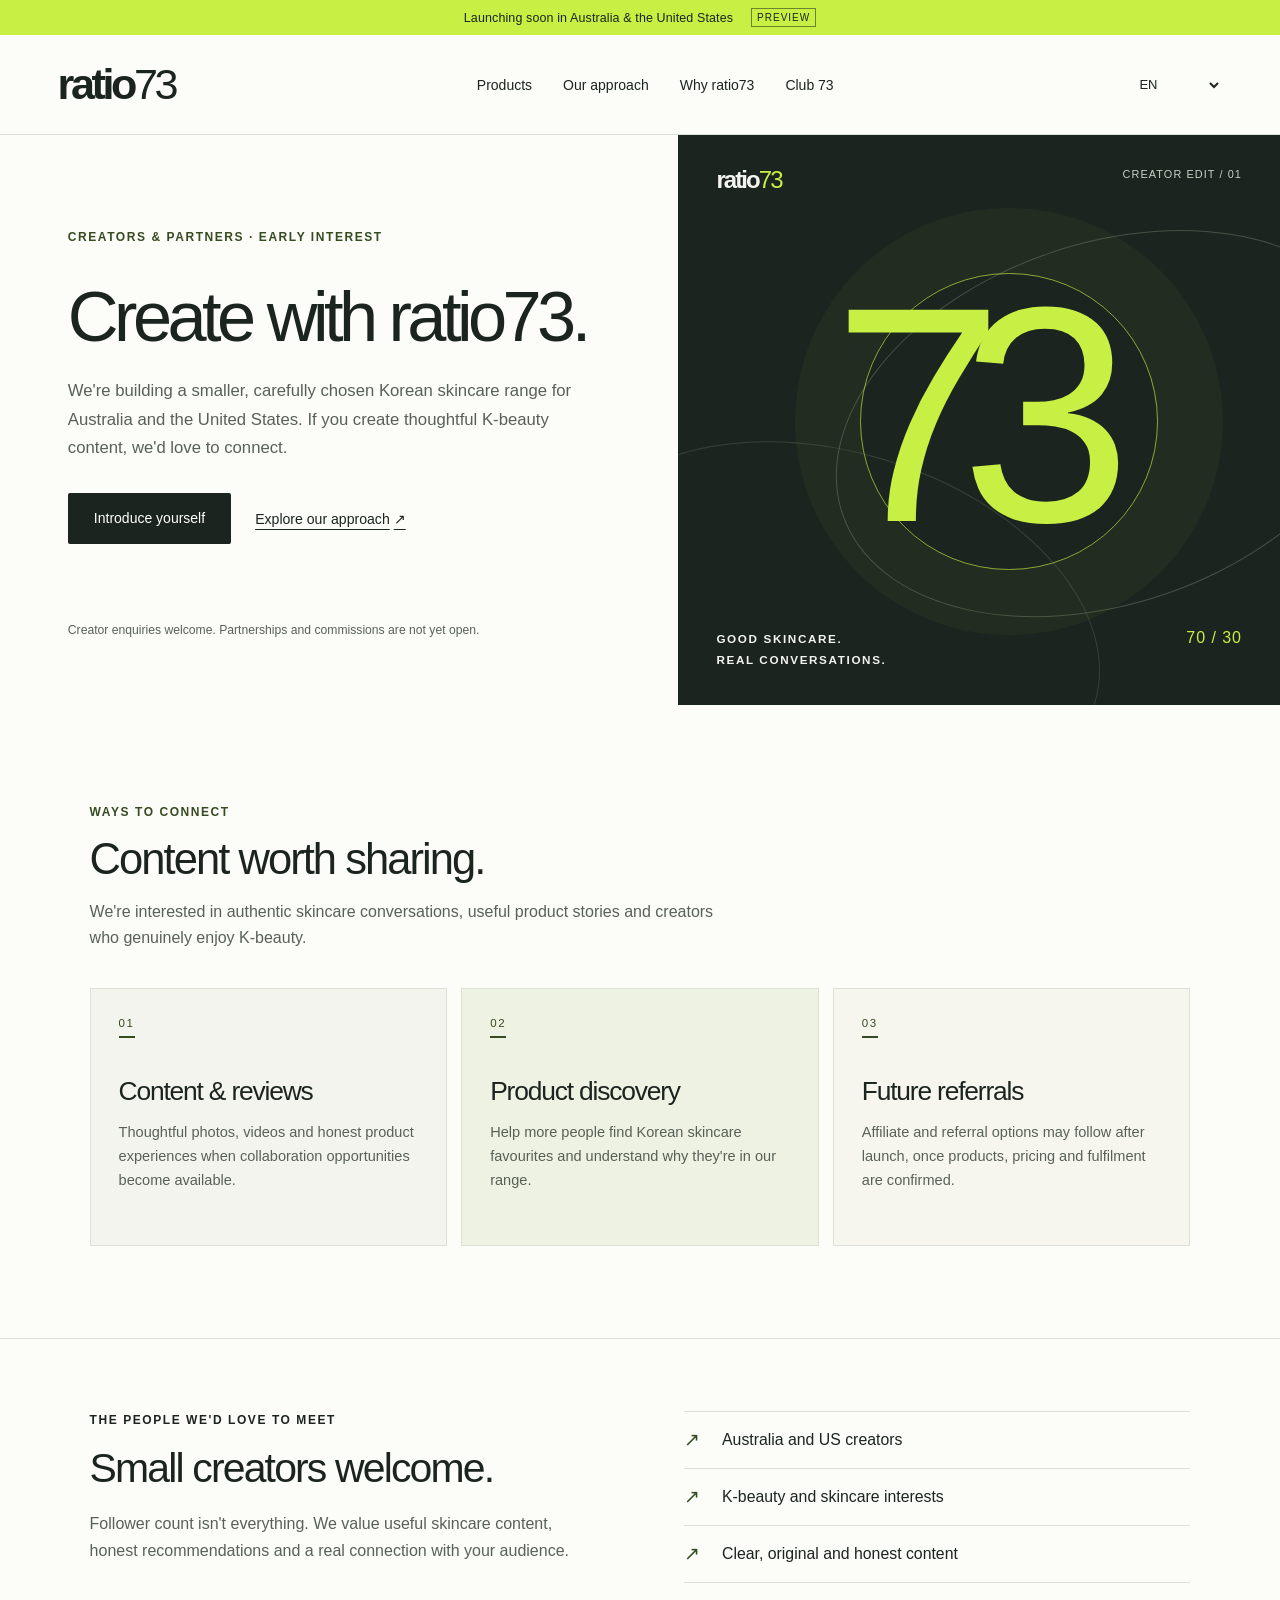
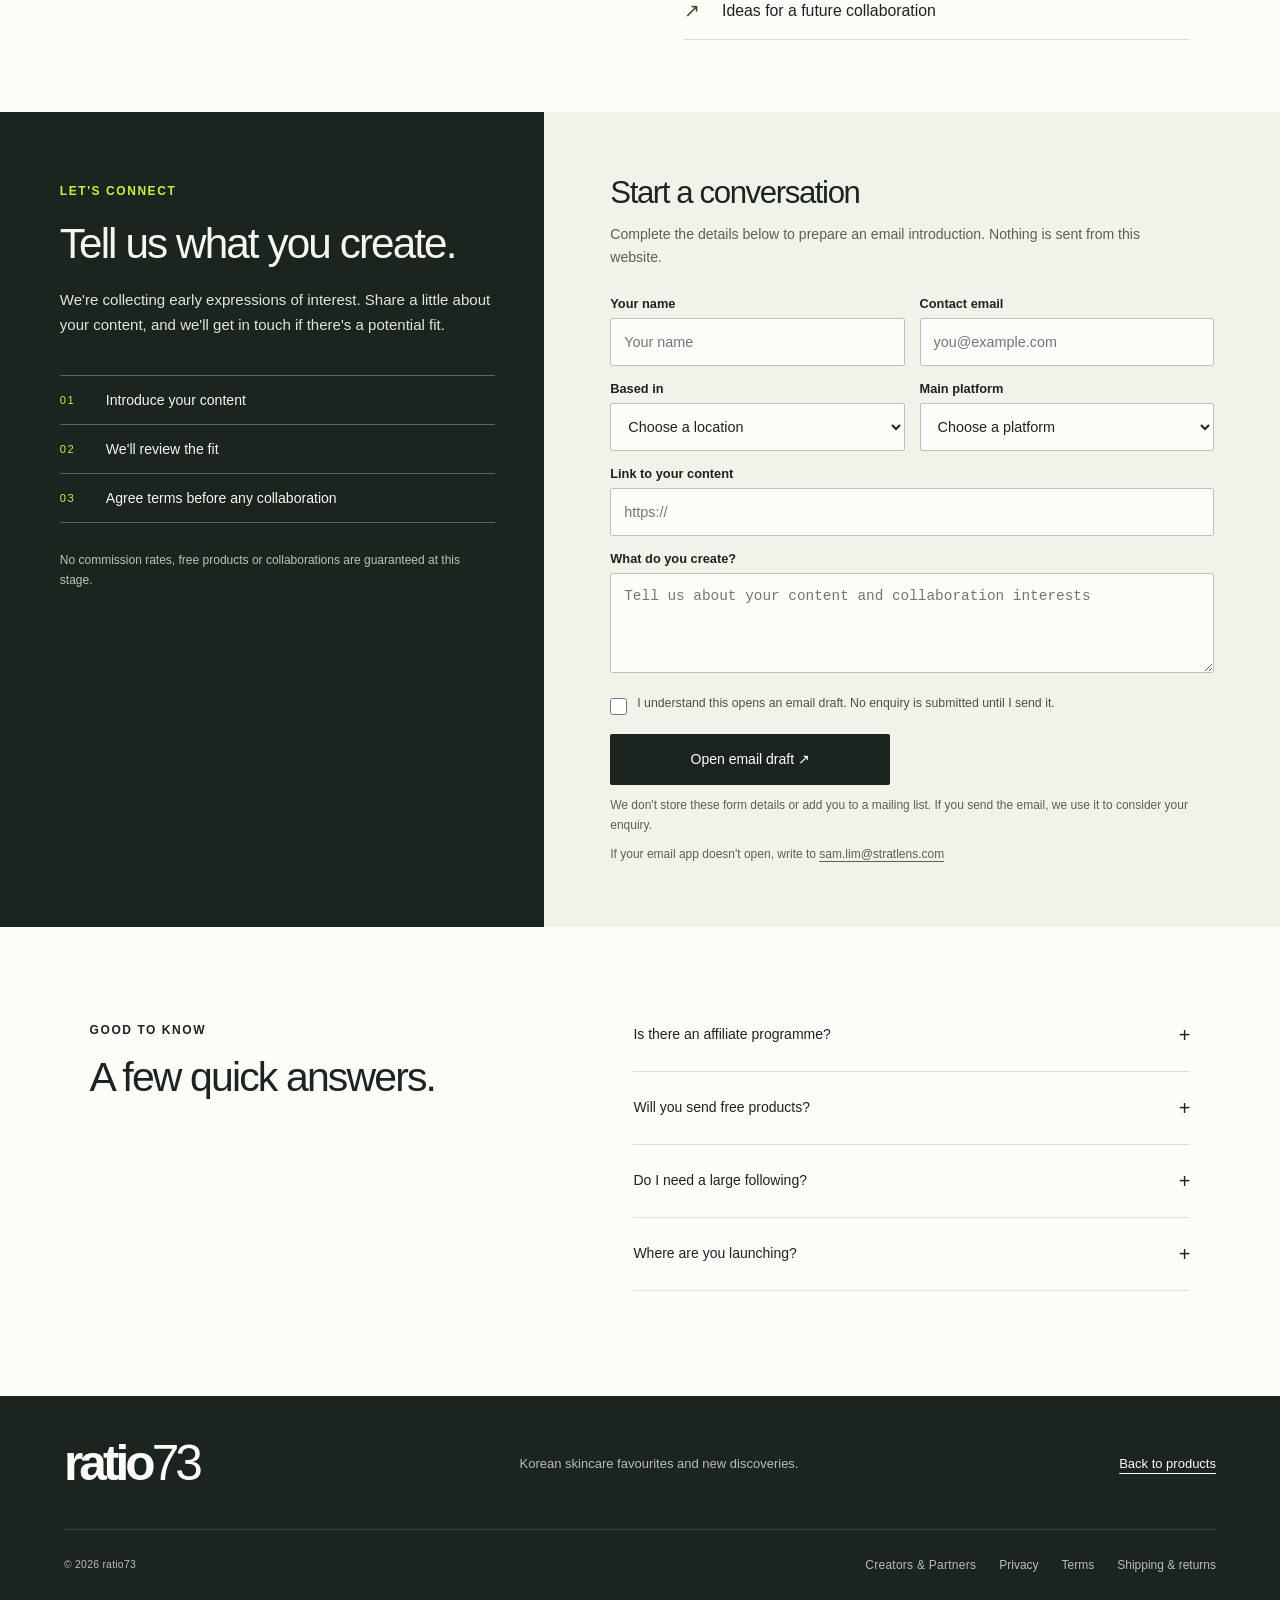
<file: src/creators.html>
<!doctype html>
<html lang="en">
<head>
<meta charset="UTF-8">
<meta name="viewport" content="width=device-width, initial-scale=1">
<title>Creators &amp; Partners | ratio73 Korean Skincare</title>
<meta name="description" content="Connect with ratio73, a curated Korean skincare retailer preparing to launch in Australia and the United States. Explore future creator collaborations and affiliate opportunities.">
<meta name="robots" content="noindex,nofollow">
<meta name="theme-color" content="#c8ef43">
<meta property="og:title" content="Create with ratio73 | Creators &amp; Partners">
<meta property="og:description" content="We're building a new Korean skincare retailer. Interested in creating thoughtful skincare content together? Say hello.">
<link rel="icon" type="image/svg+xml" href="data:image/svg+xml,%3Csvg xmlns='http://www.w3.org/2000/svg' viewBox='0 0 64 64'%3E%3Crect width='64' height='64' rx='16' fill='%23c8ef43'/%3E%3Ctext x='32' y='43' text-anchor='middle' font-family='Arial,sans-serif' font-weight='700' font-size='34' fill='%231c211e'%3E73%3C/text%3E%3C/svg%3E">
<link rel="stylesheet" href="styles.css"><link rel="stylesheet" href="creators.css">
<script src="creators-locales.js" defer></script>
<script src="creators.js" defer></script>
</head>
<body>
<a class="skip-link" href="#main" data-i18n="skip">Skip to content</a>
<div class="announcement"><span data-i18n="announcement">Launching soon in Australia &amp; the United States</span><span class="preview-tag" data-i18n="preview">PREVIEW</span></div>
<header class="site-header">
<a class="wordmark" href="index.html" aria-label="ratio73 home">ratio<span>73</span></a>
<nav class="desktop-nav" aria-label="Main navigation" data-aria="mainNav">
<a href="index.html#shop" data-i18n="shop">Products</a>
<a href="index.html#ratio" data-i18n="ourRatio">Our approach</a>
<a href="index.html#promise" data-i18n="promise">Why ratio73</a>
<a href="index.html#club" data-i18n="club">Club 73</a>
</nav>
<div class="header-tools">
<label class="select-wrap"><span class="sr-only" data-i18n="language">Language</span><select id="language" aria-label="Language"><option value="en">EN</option><option value="ko">한국어</option><option value="zh">简体中文</option></select></label>
<button class="menu-toggle icon-button" type="button" aria-expanded="false" aria-controls="mobile-nav" aria-label="Open menu" data-aria="menu"><svg viewBox="0 0 24 24" aria-hidden="true"><path d="M3 8h18M3 16h18"/></svg></button>
</div>
</header>
<nav id="mobile-nav" class="mobile-nav" aria-label="Mobile navigation" data-aria="mobileNav" hidden>
<a href="index.html#shop" data-i18n="shop">Products</a>
<a href="index.html#ratio" data-i18n="ourRatio">Our approach</a>
<a href="index.html#promise" data-i18n="promise">Why ratio73</a>
<a href="index.html#club" data-i18n="club">Club 73</a>
</nav>
<main id="main">
<section class="creator-hero">
<div class="creator-hero-copy">
<p class="eyebrow" data-i18n="heroEyebrow">CREATORS &amp; PARTNERS · EARLY INTEREST</p>
<h1 data-i18n="heroTitle">Create with ratio73.</h1>
<p class="creator-lede" data-i18n="heroText">We're building a smaller, carefully chosen Korean skincare range for Australia and the United States. If you create thoughtful K-beauty content, we'd love to connect.</p>
<div class="creator-actions">
<a class="button dark" href="#collaborate" data-i18n="heroCta">Introduce yourself</a>
<a class="creator-text-link" href="index.html#ratio" data-i18n="heroSecondary">Explore our approach <span aria-hidden="true">↗</span></a>
</div>
<p class="creator-hero-note" data-i18n="heroNote">Creator enquiries welcome. Partnerships and commissions are not yet open.</p>
</div>
<div class="creator-hero-art" aria-hidden="true">
<div class="creator-art-top"><span>ratio<span class="creator-art-accent">73</span></span><span class="creator-edition">CREATOR EDIT / 01</span></div>
<div class="creator-art-graphic"><span class="creator-art-number">73</span><span class="creator-art-circle"></span></div>
<div class="creator-art-bottom"><span data-i18n="artLine">GOOD SKINCARE.<br>REAL CONVERSATIONS.</span><span class="creator-art-split">70 / 30</span></div>
</div>
</section>

<section class="creator-overview section" id="ways">
<div class="creator-section-intro">
<p class="eyebrow" data-i18n="waysEyebrow">WAYS TO CONNECT</p>
<h2 data-i18n="waysTitle">Content worth sharing.</h2>
<p data-i18n="waysIntro">We're interested in authentic skincare conversations, useful product stories and creators who genuinely enjoy K-beauty.</p>
</div>
<div class="creator-opportunities">
<article class="creator-opportunity">
<span class="creator-op-number">01</span>
<h3 data-i18n="opp1Title">Content &amp; reviews</h3>
<p data-i18n="opp1Body">Thoughtful photos, videos and honest product experiences when collaboration opportunities become available.</p>
</article>
<article class="creator-opportunity">
<span class="creator-op-number">02</span>
<h3 data-i18n="opp2Title">Product discovery</h3>
<p data-i18n="opp2Body">Help more people find Korean skincare favourites and understand why they're in our range.</p>
</article>
<article class="creator-opportunity">
<span class="creator-op-number">03</span>
<h3 data-i18n="opp3Title">Future referrals</h3>
<p data-i18n="opp3Body">Affiliate and referral options may follow after launch, once products, pricing and fulfilment are confirmed.</p>
</article>
</div>
</section>

<section class="creator-fit section">
<div class="creator-fit-main">
<p class="eyebrow" data-i18n="fitEyebrow">THE PEOPLE WE'D LOVE TO MEET</p>
<h2 data-i18n="fitTitle">Small creators welcome.</h2>
<p data-i18n="fitBody">Follower count isn't everything. We value useful skincare content, honest recommendations and a real connection with your audience.</p>
</div>
<div class="creator-fit-list">
<div><span class="creator-fit-check" aria-hidden="true">↗</span><span data-i18n="fit1">Australia and US creators</span></div>
<div><span class="creator-fit-check" aria-hidden="true">↗</span><span data-i18n="fit2">K-beauty and skincare interests</span></div>
<div><span class="creator-fit-check" aria-hidden="true">↗</span><span data-i18n="fit3">Clear, original and honest content</span></div>
<div><span class="creator-fit-check" aria-hidden="true">↗</span><span data-i18n="fit4">Ideas for a future collaboration</span></div>
</div>
</section>

<section class="creator-join" id="collaborate">
<div class="creator-join-intro">
<p class="eyebrow" data-i18n="joinEyebrow">LET'S CONNECT</p>
<h2 data-i18n="joinTitle">Tell us what you create.</h2>
<p data-i18n="joinBody">We're collecting early expressions of interest. Share a little about your content, and we'll get in touch if there's a potential fit.</p>
<div class="creator-join-steps">
<div><span>01</span><span data-i18n="step1">Introduce your content</span></div>
<div><span>02</span><span data-i18n="step2">We'll review the fit</span></div>
<div><span>03</span><span data-i18n="step3">Agree terms before any collaboration</span></div>
</div>
<p class="creator-disclaimer" data-i18n="joinNote">No commission rates, free products or collaborations are guaranteed at this stage.</p>
</div>
<div class="creator-enquiry-box">
<h3 data-i18n="formTitle">Start a conversation</h3>
<p class="creator-form-intro" data-i18n="formIntro">Complete the details below to prepare an email introduction. Nothing is sent from this website.</p>
<form id="creator-interest-form" class="creator-form">
<div class="creator-form-grid">
<div class="creator-field">
<label for="creator-name" data-i18n="labelName">Your name</label>
<input id="creator-name" name="name" type="text" autocomplete="name" maxlength="100" required placeholder="Your name" data-placeholder="placeholderName">
</div>
<div class="creator-field">
<label for="creator-email" data-i18n="labelEmail">Contact email</label>
<input id="creator-email" name="email" type="email" autocomplete="email" maxlength="200" required placeholder="you@example.com" data-placeholder="placeholderEmail">
</div>
<div class="creator-field">
<label for="creator-country" data-i18n="labelMarket">Based in</label>
<select id="creator-country" name="market" required>
<option value="" disabled selected data-i18n="chooseMarket">Choose a location</option>
<option value="Australia" data-i18n="marketAu">Australia</option>
<option value="United States" data-i18n="marketUs">United States</option>
<option value="Other" data-i18n="marketOther">Other</option>
</select>
</div>
<div class="creator-field">
<label for="creator-platform" data-i18n="labelPlatform">Main platform</label>
<select id="creator-platform" name="platform" required>
<option value="" disabled selected data-i18n="choosePlatform">Choose a platform</option>
<option value="Instagram">Instagram</option>
<option value="TikTok">TikTok</option>
<option value="YouTube">YouTube</option>
<option value="Other" data-i18n="platformOther">Other</option>
</select>
</div>
</div>
<div class="creator-field">
<label for="creator-profile" data-i18n="labelProfile">Link to your content</label>
<input id="creator-profile" name="profile" type="url" inputmode="url" required maxlength="250" placeholder="https://" data-placeholder="placeholderProfile">
</div>
<div class="creator-field">
<label for="creator-message" data-i18n="labelMessage">What do you create?</label>
<textarea id="creator-message" name="message" required maxlength="450" rows="3" placeholder="Tell us about your content and collaboration interests" data-placeholder="placeholderMessage"></textarea>
</div>
<label class="creator-form-consent">
<input id="creator-consent" type="checkbox" required>
<span data-i18n="consent">I understand this opens an email draft. No enquiry is submitted until I send it.</span>
</label>
<button class="button dark creator-send" type="submit" data-i18n="sendCta">Open email draft ↗</button>
<p class="creator-form-note" data-i18n="formPrivacy">We don't store these form details or add you to a mailing list. If you send the email, we use it to consider your enquiry.</p>
<p id="creator-form-result" class="creator-form-result" role="status" aria-live="polite"></p>
<p class="creator-direct-email"><span data-i18n="fallback">If your email app doesn't open, write to </span><a id="creator-email-link" href="mailto:sam.lim@stratlens.com?subject=ratio73%20Creator%20Interest">sam.lim@stratlens.com</a></p>
</form>
</div>
</section>

<section class="creator-faq section">
<div>
<p class="eyebrow" data-i18n="faqEyebrow">GOOD TO KNOW</p>
<h2 data-i18n="faqTitle">A few quick answers.</h2>
</div>
<div class="faq-list">
<details><summary data-i18n="faq1">Is there an affiliate programme?</summary><p data-i18n="faq1Text">Not yet. We're exploring referral and affiliate opportunities after launch. Commission rates and eligibility haven't been set.</p></details>
<details><summary data-i18n="faq2">Will you send free products?</summary><p data-i18n="faq2Text">We haven't launched a gifting programme. Product collaborations, if offered, will depend on availability and agreed terms.</p></details>
<details><summary data-i18n="faq3">Do I need a large following?</summary><p data-i18n="faq3Text">No minimum follower count. Relevant content, originality and audience trust matter more to us.</p></details>
<details><summary data-i18n="faq4">Where are you launching?</summary><p data-i18n="faq4Text">Australia and the United States are our initial markets. We're open to hearing from creators elsewhere, too.</p></details>
</div>
</section>
</main>
<footer>
<div class="footer-top"><a class="wordmark footer-logo" href="index.html">ratio<span>73</span></a><p data-i18n="footerLine">Korean skincare favourites and new discoveries.</p><a href="index.html#shop" data-i18n="backToProducts">Back to products</a></div>
<div class="footer-bottom"><span>© <span id="year">2026</span> ratio73</span><div>
<a class="footer-link" href="creators.html" aria-current="page" data-i18n="creatorsLink">Creators &amp; Partners</a>
<button type="button" data-info="privacy" data-i18n="privacy">Privacy</button>
<button type="button" data-info="terms" data-i18n="terms">Terms</button>
<button type="button" data-info="delivery" data-i18n="shipping">Shipping &amp; returns</button>
</div></div>
</footer>
<dialog id="creators-info-dialog" class="info-dialog" aria-labelledby="creators-info-title">
<div class="dialog-head"><h2 id="creators-info-title"></h2><button class="icon-button" type="button" data-close aria-label="Close" data-aria="close">×</button></div>
<div id="creators-info-text"></div>
</dialog>
</body>
</html>
</file>
<file: src/styles.css>
:root{--ink:#1c241f;--green:#c8ef43;--green-dark:#364b21;--paper:#fcfcf8;--line:#dce0d7;--muted:#586157;--soft:#f0f1eb;--radius:3px;font-family:Arial,'Noto Sans KR','Noto Sans SC','Microsoft YaHei',sans-serif;color:var(--ink);background:var(--paper);font-synthesis:none}*{box-sizing:border-box}html{scroll-behavior:smooth;scroll-padding-top:105px}body{margin:0}body:has(dialog[open]){overflow:hidden}button,input,select{font:inherit;color:inherit}button,a,select,input{touch-action:manipulation}button,a{ -webkit-tap-highlight-color:transparent}button{cursor:pointer}a{color:inherit;text-decoration:none}button:disabled{cursor:not-allowed;opacity:.5}a:focus-visible,button:focus-visible,input:focus-visible,select:focus-visible,summary:focus-visible{outline:3px solid #587712;outline-offset:5px}button{border:0;background:none}p{line-height:1.65;margin:0}h1,h2,h3{font-weight:500;margin:0;letter-spacing:-.045em}h2{font-size:clamp(2rem,3.2vw,3rem);line-height:1.12}h3{font-size:1.5rem;line-height:1.2}svg{width:24px;height:24px;fill:none;stroke:currentColor;stroke-width:1.4}button,summary,select{min-height:44px}img{max-width:100%;display:block}section{scroll-margin-top:30px}.sr-only{position:absolute;width:1px;height:1px;overflow:hidden;clip:rect(0,0,0,0);white-space:nowrap}.skip-link{position:fixed;left:12px;top:-80px;background:white;padding:14px;z-index:100}.skip-link:focus{top:12px}.announcement{min-height:35px;background:var(--green);display:flex;justify-content:center;align-items:center;gap:18px;font-size:.78rem;letter-spacing:.01em;padding:8px 24px}.preview-tag{font-size:.625rem;letter-spacing:.1em;border:1px solid #6e832d;padding:3px 5px}.site-header{height:100px;display:flex;align-items:center;justify-content:space-between;padding:0 4.5%;border-bottom:1px solid var(--line);gap:30px;background:var(--paper);position:relative;z-index:10}.wordmark{font-size:2.7rem;font-weight:700;letter-spacing:-.08em;line-height:1;white-space:nowrap}.wordmark span{font-weight:400}.wordmark sup{font-size:.55rem;vertical-align:top;margin:7px 0 0 5px;display:inline-block;letter-spacing:0}.desktop-nav{display:flex;align-items:center;gap:31px;font-size:.875rem}.desktop-nav a{position:relative;padding:12px 0}.desktop-nav a:after{content:'';position:absolute;bottom:4px;left:0;width:0;height:1px;background:var(--ink);transition:width .2s}.desktop-nav a:hover:after{width:100%}.header-tools{display:flex;align-items:center;gap:14px}.select-wrap select{border:0;background:transparent;font-size:.8125rem;padding:8px 15px 8px 0;max-width:105px}.currency-select{border-left:1px solid var(--line);padding-left:14px}.icon-button{display:flex;align-items:center;justify-content:center;min-width:40px;min-height:44px}.bag-button{gap:6px;font-size:.875rem}.bag-button svg{width:22px}.menu-toggle{display:none}.mobile-nav[hidden]{display:none}.mobile-nav{padding:10px 6%;border-bottom:1px solid var(--line)}.mobile-nav a{display:block;padding:14px 0}.hero{display:grid;grid-template-columns:1.04fr 1fr;min-height:635px;max-width:1800px;margin:auto}.hero-copy{padding:78px 7% 43px 8.65%;display:flex;flex-direction:column;align-items:flex-start}.eyebrow{font-size:.75rem;letter-spacing:.13em;font-weight:600;line-height:1.5}.hero-copy>.eyebrow{display:flex;align-items:center;gap:12px}.small-ratio{border:1px solid var(--ink);padding:4px 7px;font-size:.875rem;letter-spacing:0;line-height:1}.hero h1{font-size:clamp(3.2rem,5.3vw,5.4rem);line-height:1.02;margin-top:36px;font-weight:500;letter-spacing:-.065em}.serif{font-family:Georgia,'Times New Roman',serif;font-style:italic;font-weight:400;letter-spacing:-.055em}.hero-description{font-size:1rem;max-width:410px;margin:27px 0 28px;color:var(--muted)}.button{display:inline-flex;align-items:center;justify-content:center;min-height:51px;padding:14px 25px;font-size:.875rem;line-height:1.35;border:1px solid transparent;border-radius:2px;transition:background .2s,transform .2s}.button:hover{transform:translateY(-2px)}.button.dark{background:var(--ink);color:white}.button.dark:hover{background:#374839}.hero-caption{margin-top:auto;padding-top:49px;display:flex;align-items:center;gap:20px;font-size:.8125rem;color:var(--muted)}.fraction{font-size:1.1rem;letter-spacing:-.05em;color:var(--ink);padding-right:20px;border-right:1px solid var(--line)}.hero-visual{background:#eeefe8;position:relative;display:flex;flex-direction:column;justify-content:center;overflow:hidden}.hero-visual-top{position:absolute;top:30px;left:32px;right:32px;display:flex;justify-content:space-between;align-items:center;z-index:1}.pill{border:1px solid #9aab77;border-radius:30px;display:inline-flex;padding:7px 11px;font-size:.69rem;letter-spacing:.09em;font-weight:600;background:#fcfcf8e6;line-height:1.5}.edition{font-size:.75rem;letter-spacing:.12em}.hero-product{width:100%;height:100%;object-fit:cover;mix-blend-mode:multiply}.hero-product-caption{display:flex;justify-content:space-between;position:absolute;left:34px;right:34px;bottom:28px;align-items:flex-end}.hero-product-caption p{font-size:1.22rem;line-height:1.2;letter-spacing:-.025em;margin-top:8px}.volume{font-size:.8rem}.trust-strip{display:flex;justify-content:space-evenly;gap:20px;border-top:1px solid var(--line);border-bottom:1px solid var(--line);padding:23px 5%;font-size:.8125rem;max-width:1800px;margin:auto}.trust-strip>span{display:flex;align-items:center;gap:10px}.trust-strip svg{width:22px;flex-shrink:0}.section{padding:90px 7%;max-width:1560px;margin:auto}.section-heading{max-width:760px;margin-bottom:38px}.section-heading h2{margin:13px 0 18px}.section-heading>p:last-child{color:var(--muted);max-width:660px}.ratio-grid{display:grid;grid-template-columns:7fr 3.6fr;gap:14px}.ratio-grid article{padding:35px 35px 34px;min-height:285px;display:flex;align-items:flex-start;gap:32px}.core-panel{background:var(--ink);color:var(--paper)}.trend-panel{background:var(--green);flex-direction:column;gap:20px!important}.ratio-number{font-size:clamp(4rem,8vw,7.7rem);line-height:.94;letter-spacing:-.09em;font-weight:400;white-space:nowrap}.ratio-number span{font-size:1.5rem;letter-spacing:-.04em;margin-left:5px}.ratio-text{align-self:flex-end;max-width:320px}.ratio-text .eyebrow{font-size:.69rem;opacity:.75}.ratio-text h3{font-size:1.85rem;margin:9px 0 11px}.ratio-text p{font-size:.875rem;line-height:1.65;opacity:.78}.ratio-text a{display:inline-block;margin-top:24px}.text-link{font-size:.8125rem;text-decoration:underline;text-underline-offset:5px;padding:0;min-height:0;line-height:1.6}.text-link:hover{opacity:.7}.coming-tag{display:block;margin-top:22px;font-size:.65rem;letter-spacing:.09em;font-weight:600;line-height:1.5}.range-note{font-size:.75rem;color:var(--muted);margin-top:17px}.product-section{padding-top:20px;display:grid;grid-template-columns:1.06fr 1fr;gap:7%;align-items:start}.product-photo{position:sticky;top:24px;background:var(--soft);min-height:620px;display:flex;flex-direction:column;justify-content:center}.product-photo>.pill{position:absolute;top:25px;left:25px;z-index:1}.product-photo img{width:100%;object-fit:contain;mix-blend-mode:multiply;aspect-ratio:1/1}.photo-foot{display:flex;justify-content:space-between;font-size:.65rem;letter-spacing:.1em;position:absolute;bottom:27px;left:26px;right:26px}.product-info{padding-top:18px}.product-info>.eyebrow{font-size:.69rem;color:var(--green-dark);margin-bottom:30px}.brand-label{font-size:.75rem;letter-spacing:.14em;margin-bottom:9px}.product-info h2{font-size:clamp(2.4rem,3.5vw,3.5rem);line-height:1.04}.product-subtitle{color:var(--muted);font-size:.875rem;margin-top:16px}.product-description{margin-top:22px;color:var(--muted);font-size:.94rem}.product-tags{display:flex;flex-wrap:wrap;gap:8px;margin:21px 0 27px}.product-tags>span{font-size:.75rem;border:1px solid var(--line);padding:7px 10px;border-radius:30px}.price-line{display:flex;gap:14px;align-items:center}.product-price{font-size:1.75rem;letter-spacing:-.04em}.price-preview{font-size:.69rem;letter-spacing:.02em;background:#eef0e7;padding:5px 8px;border-radius:3px}.stock-label{font-size:.75rem;color:var(--muted);margin:11px 0 20px}.purchase-row{display:flex;gap:12px}.quantity-control{border:1px solid #a4aaa0;display:flex;align-items:center;justify-content:center;min-width:112px}.quantity-control button{min-width:36px;font-size:1.2rem}.quantity-control output{min-width:30px;text-align:center;font-size:.875rem}.add-bag{flex:1}.price-match-trigger{display:block;margin:15px 0 29px}.product-accordions details,.faq-list details{border-top:1px solid var(--line)}details:last-child{border-bottom:1px solid var(--line)}summary{list-style:none;cursor:pointer;display:flex;justify-content:space-between;gap:20px;align-items:center;padding:17px 0;font-size:.875rem;line-height:1.4}summary::-webkit-details-marker{display:none}summary:after{content:'+';font-size:1.25rem;font-weight:400}details[open] summary:after{content:'−'}details p{padding:0 0 19px;font-size:.875rem;color:var(--muted)}details .text-link{display:inline-block;margin-bottom:20px}.promise-section{border-top:1px solid var(--line);display:grid;grid-template-columns:1fr 1fr;gap:8%;padding-top:76px;padding-bottom:76px}.promise-intro h2{margin-top:20px;font-size:clamp(2rem,3.2vw,3rem)}.promise-list article{display:flex;gap:25px;padding:25px 0;border-top:1px solid var(--line)}.promise-list article:first-child{padding-top:0;border:0}.promise-list article:last-child{padding-bottom:0}.list-number{font-size:.75rem;padding-top:5px;color:var(--muted)}.promise-list h3{font-size:1.25rem;margin-bottom:9px}.promise-list p{font-size:.875rem;color:var(--muted)}.promise-list .text-link{margin-top:15px}.club-section{padding:67px 7%;background:var(--green);display:grid;grid-template-columns:1fr 1fr;gap:10%;align-items:center}.club-copy h2{font-size:4.25rem;letter-spacing:-.075em;margin:15px 0 21px}.club-copy>p:not(.eyebrow){max-width:435px;font-size:.94rem}.club-benefits{display:flex;flex-wrap:wrap;gap:10px 20px;margin:22px 0 25px;max-width:420px}.club-benefits span{font-size:.78rem;display:flex;gap:8px;align-items:center}.club-benefits span:before{content:'+';font-size:1rem}.club-note{font-size:.625rem;letter-spacing:.1em}.newsletter{border-left:1px solid #98b534;padding-left:12%;padding-top:8px;padding-bottom:8px}.newsletter h3{font-size:2.3rem;margin:18px 0 15px}.newsletter>p:not(.eyebrow){font-size:.9rem;max-width:370px;margin-bottom:26px}.email-row{display:flex;background:var(--paper);border:1px solid var(--ink)}.email-row input{width:100%;min-width:0;border:0;background:transparent;padding:17px 15px;font-size:.8125rem}.email-row .button{white-space:nowrap;border-radius:0;padding:13px 16px;font-size:.8125rem;margin:4px;min-height:44px}.consent{display:flex;align-items:flex-start;gap:9px;font-size:.75rem;line-height:1.5;margin-top:16px}.consent input{accent-color:var(--ink);margin:2px 0 0;width:16px;height:16px;flex-shrink:0}.form-note{font-size:.69rem;margin-top:10px;opacity:.75}.form-result{font-size:.875rem;margin-top:12px}.faq-section{display:grid;grid-template-columns:1fr 1fr;gap:8%}.faq-section h2{margin-top:17px}.faq-list summary{padding:22px 0}.faq-list details:first-child{border-top:0}.faq-list details:first-child summary{padding-top:0}footer{padding:43px 5% 25px;background:var(--ink);color:var(--paper)}.footer-top{display:flex;align-items:center;justify-content:space-between;gap:30px;padding-bottom:40px}.footer-top p{font-size:.8125rem;opacity:.7}.footer-top>a:last-child{font-size:.8125rem;text-decoration:underline;text-underline-offset:5px}.footer-logo{font-size:3.1rem}.footer-bottom{border-top:1px solid #465048;padding-top:20px;display:flex;justify-content:space-between;align-items:center;gap:15px;font-size:.65rem;letter-spacing:.025em;opacity:.7}.footer-bottom>div{display:flex;gap:24px}.footer-bottom button{padding:0;font-size:.75rem;min-height:30px}dialog{border:0;background:var(--paper);color:var(--ink);padding:30px;max-height:100dvh;overflow-y:auto;box-shadow:0 8px 70px #0002}dialog::backdrop{background:#111a1377;backdrop-filter:blur(3px)}.cart-dialog{margin:0 0 0 auto;width:min(490px,100vw);height:100dvh;max-width:100vw}.info-dialog{width:min(580px,calc(100vw - 32px));border-radius:4px}.dialog-head{display:flex;align-items:flex-start;justify-content:space-between;gap:20px;border-bottom:1px solid var(--line);padding-bottom:20px;margin-bottom:27px}.dialog-head h2{font-size:1.6rem;line-height:1.2}.dialog-head .icon-button{font-size:1.8rem;margin-top:-10px;margin-right:-12px}.cart-item{display:grid;grid-template-columns:100px 1fr;gap:20px;margin-bottom:28px}.cart-item img{width:100px;background:var(--soft);mix-blend-mode:multiply}.cart-item h3{font-size:1rem;letter-spacing:-.02em;line-height:1.4}.cart-item p{font-size:.8125rem;color:var(--muted);margin:8px 0}.cart-item .quantity-control{width:112px;display:inline-flex;margin-top:10px}.cart-item .text-link{margin-left:10px;font-size:.75rem}.cart-total{border-top:1px solid var(--line);padding-top:22px;display:flex;justify-content:space-between;font-size:1.125rem}.cart-note{font-size:.8125rem;margin:18px 0;color:var(--muted)}.full-width{width:100%;margin-top:10px}.empty-bag{text-align:center;padding:55px 0}.empty-bag svg{width:48px;height:48px;margin:0 auto 20px}.empty-bag p{font-size:.94rem;color:var(--muted);margin:15px 0 25px}#info-content>p{margin:0 0 18px;color:var(--muted);font-size:.9375rem}#info-content ul{padding-left:22px;color:var(--muted);font-size:.875rem;line-height:1.7}#info-content form{margin-top:24px}#info-content label.field{display:block;font-size:.8125rem;margin:16px 0 7px}#info-content input:not([type=checkbox]),#info-content select{display:block;width:100%;padding:12px;border:1px solid #a5ada0;border-radius:2px;background:white}#info-content .form-note{padding:13px;background:var(--soft);font-size:.8125rem;opacity:1}.toast{position:fixed;bottom:24px;left:50%;transform:translateX(-50%);background:var(--ink);color:white;padding:14px 22px;border-radius:4px;font-size:.875rem;z-index:50;max-width:90vw;text-align:center}.toast[hidden]{display:none}html[lang=ko] h1,html[lang=zh-Hans] h1{font-size:clamp(2.6rem,4.5vw,4.5rem);letter-spacing:-.05em;line-height:1.2}html[lang=ko] .serif,html[lang=zh-Hans] .serif{font-style:normal;letter-spacing:-.04em}html[lang=ko] .eyebrow,html[lang=zh-Hans] .eyebrow{letter-spacing:.04em}html[lang=ko] .hero h1,html[lang=zh-Hans] .hero h1{margin-top:30px}html[lang=ko] h2,html[lang=zh-Hans] h2{line-height:1.25}
@media(min-width:1500px){.hero-copy{padding-top:95px}.hero{min-height:710px}.hero-product{max-height:760px}.club-section{padding-left:max(7%,calc((100vw - 1342px)/2));padding-right:max(7%,calc((100vw - 1342px)/2))}}
@media(max-width:1100px){.desktop-nav{gap:17px;font-size:.8rem}.site-header{gap:15px;padding:0 4%}.header-tools{gap:8px}.hero{min-height:575px}.hero-copy{padding-top:60px}.hero h1{font-size:4rem}.hero-caption{padding-top:35px}.ratio-grid article{padding:28px 25px}.core-panel{flex-direction:column}.ratio-grid{grid-template-columns:1.2fr 1fr}.core-panel .ratio-text{align-self:flex-start;max-width:100%}.trend-panel .ratio-text{align-self:flex-start;max-width:100%}.product-photo{min-height:520px}.section{padding-left:5%;padding-right:5%}.club-section{gap:7%;padding-left:5%;padding-right:5%}.newsletter{padding-left:9%}.email-row{display:block;padding:4px}.email-row .button{width:100%;margin:0}.email-row input{padding:14px}.hero-visual-top{left:25px;right:25px}.hero-product-caption{left:25px;right:25px}.hero-product-caption p{font-size:1rem}}
@media(max-width:800px){html{scroll-padding-top:25px}.announcement{font-size:.69rem;padding:8px 15px;gap:10px}.preview-tag{font-size:.55rem}.site-header{height:78px;padding:0 5%}.wordmark{font-size:2.25rem}.desktop-nav{display:none}.menu-toggle{display:flex}.header-tools{gap:5px}.select-wrap select{font-size:.75rem;padding-right:6px}.currency-select{padding-left:8px}.hero{min-height:0;grid-template-columns:1fr 1fr}.hero-copy{padding:40px 9% 32px 10%}.hero-copy>.eyebrow{font-size:.58rem;gap:8px}.small-ratio{font-size:.75rem}.hero h1{font-size:3.1rem;margin-top:25px}.hero-description{font-size:.875rem;margin-top:21px}.hero .button{padding:12px 16px;font-size:.8rem}.hero-caption{gap:10px;font-size:.65rem;padding-top:30px}.fraction{font-size:.94rem;padding-right:10px}.hero-visual-top{top:22px;left:20px;right:20px}.hero-product-caption{left:20px;right:20px;bottom:20px}.hero-product{height:100%;object-fit:cover}.hero-product-caption .eyebrow{font-size:.6rem}.hero-product-caption p{font-size:.875rem}.volume{font-size:.7rem}.pill{font-size:.6rem}.edition{font-size:.625rem}.trust-strip{font-size:.69rem;padding:17px 4%;gap:14px}.trust-strip>span{gap:7px}.trust-strip svg{width:18px}.section{padding-top:65px;padding-bottom:65px}.section-heading h2{font-size:2.2rem}.product-section{gap:5%;padding-top:5px}.product-photo{min-height:470px}.product-info{padding-top:10px}.product-info>.eyebrow{font-size:.6rem;margin-bottom:25px}.product-info h2{font-size:2.4rem}.product-description{font-size:.875rem}.product-tags{gap:5px}.product-tags>span{font-size:.65rem;padding:6px 8px}.photo-foot{font-size:.55rem;left:18px;right:18px;gap:10px}.product-photo>.pill{left:18px;top:18px}.purchase-row{gap:8px}.quantity-control{min-width:95px}.quantity-control button{min-width:29px}.purchase-row .button{padding:12px;font-size:.75rem}.promise-section{gap:6%}.promise-intro h2{font-size:2rem}.club-section{padding-top:55px;padding-bottom:55px;gap:6%}.club-copy h2{font-size:3.5rem}.newsletter h3{font-size:1.8rem}.club-copy>p:not(.eyebrow){font-size:.875rem}.club-benefits{gap:9px}.club-benefits span{font-size:.75rem}.club-note{font-size:.55rem}.faq-section{gap:5%;grid-template-columns:.8fr 1.2fr}.footer-top{gap:20px}.footer-top p{font-size:.7rem}.footer-bottom{flex-wrap:wrap}.footer-bottom>div{gap:18px}}
@media(max-width:600px){.announcement>span:first-child{max-width:280px;text-align:center;line-height:1.5}.site-header{height:76px}.header-tools{gap:3px}.bag-button{gap:3px;min-width:39px}.menu-toggle{min-width:32px}.wordmark{font-size:2rem}.select-wrap select{max-width:72px}.currency-select{padding-left:6px}.hero{display:flex;flex-direction:column}.hero-copy{padding:38px 6% 33px}.hero-copy>.eyebrow{font-size:.68rem}.hero h1{font-size:clamp(2.9rem,12vw,4.4rem);margin-top:26px}.hero-description{font-size:.9375rem;max-width:390px;margin:21px 0 23px}.hero .button{font-size:.875rem;padding:14px 22px}.hero-caption{padding-top:29px;font-size:.75rem}.fraction{font-size:1rem}.hero-visual{height:440px}.hero-product{width:100%;height:100%;object-fit:cover}.hero-visual-top{left:23px;right:23px;top:24px}.hero-product-caption{left:24px;right:24px;bottom:23px}.hero-product-caption p{font-size:1.15rem}.hero-product-caption .eyebrow{font-size:.7rem}.pill{font-size:.625rem}.edition{font-size:.7rem}.volume{font-size:.8rem}.trust-strip{justify-content:flex-start;flex-wrap:wrap;gap:14px 22px;padding:21px 6%;font-size:.75rem}.trust-strip>span{flex-basis:100%;gap:12px}.trust-strip svg{width:21px}.section{padding:53px 6%}.eyebrow{font-size:.65rem}.section-heading{margin-bottom:27px}.section-heading h2{font-size:2rem;max-width:320px;margin:13px 0 16px}.section-heading>p:last-child{font-size:.9375rem}.ratio-grid{grid-template-columns:1fr;gap:12px}.ratio-grid article{padding:28px;min-height:290px;flex-direction:row;gap:27px}.ratio-number{font-size:5.4rem}.ratio-number span{font-size:1.125rem;margin-left:3px}.ratio-text{align-self:flex-end!important}.ratio-text h3{font-size:1.65rem}.ratio-text p{font-size:.8125rem}.ratio-text a{font-size:.75rem}.trend-panel{gap:27px!important}.coming-tag{font-size:.57rem}.range-note{font-size:.69rem;margin-top:17px}.product-section{display:flex;flex-direction:column;gap:30px;padding-top:0}.product-photo{position:relative;top:auto;min-height:0;width:100%;aspect-ratio:1/1.09}.product-photo img{max-height:100%;object-fit:contain}.product-info{padding-top:0;width:100%}.product-info>.eyebrow{font-size:.65rem;margin-bottom:24px}.product-info h2{font-size:2.6rem}.product-description{font-size:.94rem}.product-tags>span{font-size:.75rem;padding:7px 10px}.purchase-row .button{font-size:.875rem}.quantity-control{min-width:110px}.quantity-control button{min-width:35px}.photo-foot{font-size:.625rem;left:22px;right:22px}.product-photo>.pill{left:22px;top:22px}.promise-section{display:block}.promise-intro{margin-bottom:38px}.promise-intro h2{font-size:2.35rem}.promise-list article{gap:23px;padding:23px 0}.promise-list p{font-size:.94rem}.promise-list h3{font-size:1.3rem}.club-section{display:block;padding:44px 6%}.club-copy h2{font-size:3.6rem}.club-copy>p:not(.eyebrow){font-size:.9375rem}.club-benefits{gap:12px 22px}.club-benefits span{font-size:.8125rem}.club-note{font-size:.6rem}.newsletter{border-left:0;border-top:1px solid #98b534;margin-top:35px;padding:31px 0 0}.newsletter h3{font-size:2rem}.newsletter>p:not(.eyebrow){font-size:.9375rem;max-width:none}.email-row{display:flex;padding:0}.email-row .button{width:auto;padding:12px;flex-shrink:0;margin:4px;font-size:.75rem}.consent{font-size:.75rem}.faq-section{display:block}.faq-section h2{font-size:2rem;margin-bottom:25px}.faq-list details:first-child{border-top:1px solid var(--line)}.faq-list details:first-child summary{padding-top:22px}.faq-list summary{font-size:.9375rem}footer{padding:35px 6% 24px}.footer-top{display:block;padding-bottom:27px}.footer-logo{font-size:2.6rem}.footer-top p{margin:18px 0 21px;font-size:.8125rem}.footer-bottom{font-size:.6rem;gap:20px}.footer-bottom>div{flex-basis:100%;gap:24px}.footer-bottom button{font-size:.75rem}.cart-dialog{padding:25px 22px}.info-dialog{padding:24px}.dialog-head h2{font-size:1.5rem}html[lang=ko] h1,html[lang=zh-Hans] h1{font-size:clamp(2.4rem,10vw,3.6rem)}html[lang=ko] .ratio-grid article,html[lang=zh-Hans] .ratio-grid article{gap:20px}.hero-product-caption p{line-height:1.25}}
@media(max-width:360px){.site-header{padding:0 4%}.wordmark{font-size:1.8rem}.header-tools{gap:0}.select-wrap select{font-size:.65rem}.ratio-grid article{padding:23px;gap:20px}.ratio-number{font-size:4.7rem}.email-row{display:block;padding:4px}.email-row .button{margin:0;width:100%}.hero-visual{height:375px}}
@media(prefers-reduced-motion:reduce){html{scroll-behavior:auto}*{transition:none!important}}
/* Use the unaltered, verified product photograph over simple brand geometry. */
.hero-visual{background:#e9ecdF;min-height:635px}.hero-visual:before{content:'';position:absolute;left:0;right:0;top:33%;height:32%;background:var(--green)}.hero-product{position:absolute;inset:8% 2% 14% 2%;width:96%;height:78%;object-fit:contain;transform:rotate(-13deg);mix-blend-mode:normal;filter:drop-shadow(12px 18px 18px #26351015)}.hero-product-caption{z-index:1}.product-photo img{max-height:560px;object-fit:contain;padding:45px 20px}.hero-visual:after{content:'7 / 3';position:absolute;right:22px;top:44%;font-size:1rem;letter-spacing:-.06em;writing-mode:vertical-rl}
@media(max-width:1100px){.hero-visual{min-height:575px}.product-photo img{padding:50px 5px}}
@media(max-width:800px){.hero-visual{min-height:535px}.hero-product{inset:12% -15% 10%;width:130%;height:75%;max-width:130%}.product-photo img{padding:35px 0}}
@media(max-width:600px){.hero-visual{min-height:0;height:440px}.hero-product{inset:5% 0 12%;width:100%;height:82%;max-width:100%}.product-photo img{padding:35px 0}.hero-visual:before{top:31%;height:35%}}

/* Make the Club 73 community proposition scannable without changing its layout. */
.club-copy>p.club-tagline{max-width:435px;font-size:1.125rem;font-weight:600;line-height:1.35;letter-spacing:-.015em;margin:0 0 9px}

/* Product discovery: source-backed story first; detailed ingredients on demand. */
.hero-product-link{position:absolute;inset:0;z-index:2;display:block}
.product-photo .photo-zoom-trigger{position:absolute;inset:0;width:100%;height:100%;min-height:0;padding:0;background:transparent;display:flex;justify-content:center;align-items:center;overflow:hidden}
.product-photo .photo-zoom-trigger img{width:100%;height:100%;max-height:560px;object-fit:contain}
.product-photo>.pill,.product-photo .photo-foot{pointer-events:none}
.zoom-hint{position:absolute;right:22px;top:23px;z-index:2;padding:8px 11px;border:1px solid #bec6b2;background:#fcfcf8ed;border-radius:3px;font-size:.72rem;line-height:1.35;white-space:nowrap;letter-spacing:.01em}
.photo-zoom-trigger:hover .zoom-hint{background:#fff}
.product-reason{margin:22px 0 8px;border-left:3px solid var(--green-dark);background:#eff1e9;padding:17px 19px 18px}
.product-reason .eyebrow{font-size:.68rem;letter-spacing:.09em;color:var(--green-dark)}
.product-reason>p:not(.eyebrow){margin-top:9px;font-size:.88rem;line-height:1.6;color:var(--ink)}
.product-reason .text-link{margin-top:11px;text-align:left;font-size:.82rem;line-height:1.5}
.product-reason+.product-tags{margin-top:20px}
.product-accordions .detail-body{padding-bottom:21px}
.product-accordions .detail-body>p{padding:0;margin:0 0 13px;font-size:.875rem;line-height:1.65}
.product-accordions details:has(.detail-body)>summary{font-weight:500}
.brand-proof{display:grid;grid-template-columns:repeat(3,minmax(0,1fr));gap:10px;margin:19px 0 17px}
.brand-proof>div{border:1px solid var(--line);background:#f4f5ef;padding:13px 12px;min-width:0}
.brand-proof strong{display:block;font-size:1.48rem;line-height:1.2;letter-spacing:-.04em;margin-bottom:8px;white-space:nowrap}
.brand-proof span{display:block;color:var(--muted);font-size:.71rem;line-height:1.5;overflow-wrap:anywhere}
.product-accordions .detail-body>p.source-note,.product-accordions .detail-body .source-note{font-size:.74rem;color:var(--muted);line-height:1.6;margin:9px 0 11px;padding:0}
.source-links{display:flex;flex-wrap:wrap;gap:6px 16px;margin-top:13px}
.source-links a{font-size:.76rem;text-decoration:underline;text-underline-offset:4px;display:inline-flex;align-items:center;padding:8px 0;min-height:40px;line-height:1.4}
.source-links a:hover{opacity:.7}
.ingredient-highlights{display:grid;grid-template-columns:repeat(2,minmax(0,1fr));gap:9px;margin:17px 0;padding:0}
.ingredient-highlights>div{border:1px solid var(--line);padding:13px 15px;min-width:0}
.ingredient-highlights dt{font-size:.88rem;font-weight:600;line-height:1.5}
.ingredient-highlights dd{margin:7px 0 0;font-size:.79rem;color:var(--muted);line-height:1.55}
.product-accordions .detail-body>p.ingredient-caution{font-size:.8rem;color:var(--muted)}
.product-accordions .inci-details{margin:17px 0 14px;border-top:1px solid var(--line);border-bottom:1px solid var(--line)}
.product-accordions .inci-details summary{font-size:.84rem}
.product-accordions .inci-details .inci-text{font-size:.77rem;color:var(--muted);line-height:1.7;overflow-wrap:anywhere;padding:0;margin:0 0 14px}
.product-accordions .detail-body>.text-link{display:inline-block;margin:3px 0 0;font-size:.78rem}
.photo-dialog{width:min(690px,calc(100vw - 26px));max-width:calc(100vw - 26px);padding:22px;overflow-y:auto}
.photo-dialog .dialog-head{margin-bottom:16px}
.photo-dialog .dialog-head h2{font-size:1.2rem;letter-spacing:-.025em}
.photo-dialog img{width:100%;max-height:calc(100dvh - 195px);object-fit:contain;background:var(--soft)}
.photo-dialog>p{margin-top:10px;font-size:.74rem;color:var(--muted)}
@media(max-width:600px){
  .product-reason{margin:20px 0 9px;padding:17px}
  .brand-proof{grid-template-columns:repeat(2,minmax(0,1fr))}
  .brand-proof>div:last-child{grid-column:1/-1}
  .ingredient-highlights{grid-template-columns:1fr}
  .zoom-hint{top:21px;right:20px;font-size:.68rem}
  .photo-dialog{padding:17px}
}

/* Shared footer navigation accommodates the new Creators & Partners link. */
.footer-bottom .footer-link{font-size:.75rem;min-height:30px;display:inline-flex;align-items:center}
.footer-bottom .footer-link:hover{text-decoration:underline;text-underline-offset:3px}
.footer-bottom>div{flex-wrap:wrap;align-items:center;gap:8px 23px}
@media(max-width:600px){.footer-bottom>div{gap:7px 18px}}
</file>
<file: src/creators.css>
/* ratio73 — Creators & Partners: deliberately editorial, without synthetic photography. */
.creator-hero{max-width:1800px;margin:0 auto;display:grid;grid-template-columns:1.06fr .94fr;min-height:570px}
.creator-hero-copy{padding:93px 8% 65px 10%;display:flex;flex-direction:column;align-items:flex-start}
.creator-hero-copy>.eyebrow{color:var(--green-dark)}
.creator-hero h1{font-size:clamp(3.25rem,5.5vw,6rem);line-height:1.02;font-weight:500;letter-spacing:-.065em;margin:35px 0 0;max-width:670px;text-wrap:balance}
.creator-lede{font-size:1.045rem;line-height:1.72;color:var(--muted);max-width:505px;margin-top:24px}
.creator-actions{display:flex;flex-wrap:wrap;align-items:center;gap:18px 24px;margin-top:30px}
.creator-text-link{font-size:.88rem;text-decoration:underline;text-underline-offset:5px;min-height:44px;display:inline-flex;align-items:center;gap:4px}
.creator-text-link:hover{opacity:.72}
.creator-hero-note{font-size:.76rem;color:var(--muted);margin-top:auto;padding-top:46px;max-width:510px}
.creator-hero-art{position:relative;overflow:hidden;background:var(--ink);min-height:550px;color:#f3f4ef;display:flex;flex-direction:column;justify-content:space-between;padding:33px 38px 35px;isolation:isolate}
.creator-hero-art:before{content:'';position:absolute;top:19%;right:-18%;height:63%;width:93%;border:1px solid #72856e;border-radius:50%;transform:rotate(-19deg);opacity:.47;pointer-events:none}
.creator-hero-art:after{content:'';position:absolute;bottom:-16%;left:-19%;height:60%;width:90%;border:1px solid #72856e;border-radius:50%;transform:rotate(17deg);opacity:.3;pointer-events:none}
.creator-art-top,.creator-art-bottom{display:flex;align-items:flex-start;justify-content:space-between;position:relative;z-index:1;gap:20px}
.creator-art-top>span:first-child{font-weight:700;font-size:1.5rem;letter-spacing:-.08em;line-height:1}
.creator-art-accent{color:var(--green);font-weight:400}
.creator-edition{font-size:.68rem;letter-spacing:.1em;color:#c7d0c3}
.creator-art-graphic{display:flex;align-items:center;justify-content:center;position:absolute;inset:18% 12% 20%}
.creator-art-number{font-size:clamp(12rem,24vw,23rem);line-height:1;font-weight:500;letter-spacing:-.14em;color:var(--green);position:relative;z-index:1;margin-left:-.12em}
.creator-art-circle{position:absolute;width:min(65%,330px);aspect-ratio:1/1;border:1px solid #c8ef43a8;border-radius:50%;right:11%;top:10%;box-shadow:0 0 0 65px #c8ef4309}
.creator-art-bottom>span:first-child{font-size:.73rem;letter-spacing:.14em;font-weight:700;line-height:1.75}
.creator-art-split{font-size:1rem;letter-spacing:.06em;color:var(--green)}
.creator-overview{padding-top:98px;padding-bottom:92px}
.creator-section-intro{max-width:760px;margin-bottom:36px}
.creator-section-intro .eyebrow{color:var(--green-dark)}
.creator-section-intro h2{margin:14px 0 15px;font-size:clamp(2rem,3.4vw,3.2rem)}
.creator-section-intro>p:last-child{color:var(--muted);max-width:640px}
.creator-opportunities{display:grid;grid-template-columns:repeat(3,minmax(0,1fr));gap:14px}
.creator-opportunity{min-height:258px;padding:28px 28px 32px;display:flex;flex-direction:column;align-items:flex-start;border:1px solid var(--line);background:#f3f4ee}
.creator-opportunity:nth-child(2){background:#edf2e2}
.creator-opportunity:nth-child(3){background:#f6f6ef}
.creator-op-number{font-size:.72rem;letter-spacing:.14em;color:var(--green-dark);border-bottom:2px solid var(--green-dark);padding-bottom:7px}
.creator-opportunity h3{font-size:1.65rem;margin:38px 0 13px;line-height:1.18}
.creator-opportunity p{font-size:.91rem;line-height:1.66;color:var(--muted)}
.creator-fit{border-top:1px solid var(--line);display:grid;grid-template-columns:1fr 1fr;gap:8%;padding-top:72px;padding-bottom:72px}
.creator-fit h2{font-size:clamp(2.1rem,3.2vw,3rem);margin:17px 0 20px}
.creator-fit-main>p:last-child{color:var(--muted);max-width:505px}
.creator-fit-list{align-self:center}
.creator-fit-list>div{display:flex;align-items:center;gap:22px;border-top:1px solid var(--line);padding:17px 0;font-size:.99rem}
.creator-fit-list>div:last-child{border-bottom:1px solid var(--line)}
.creator-fit-check{color:var(--green-dark);font-size:1.16rem}
.creator-join{max-width:1800px;margin:0 auto;display:grid;grid-template-columns:.85fr 1.15fr;align-items:stretch}
.creator-join-intro{background:var(--ink);color:#f5f6ef;padding:70px 9% 70px 11%}
.creator-join-intro .eyebrow{color:var(--green)}
.creator-join-intro h2{margin:20px 0 21px;font-size:clamp(2rem,3.3vw,3.1rem);letter-spacing:-.045em}
.creator-join-intro>p:not(.eyebrow){font-size:.94rem;max-width:440px;color:#e0e6dc}
.creator-join-steps{display:grid;gap:0;margin-top:38px;max-width:450px}
.creator-join-steps>div{display:flex;align-items:center;gap:20px;padding:16px 0;border-top:1px solid #57635b;font-size:.88rem}
.creator-join-steps>div span:first-child{color:var(--green);font-size:.7rem;letter-spacing:.12em;flex:0 0 26px}
.creator-join-steps>div:last-child{border-bottom:1px solid #57635b}
.creator-join-intro>p.creator-disclaimer{font-size:.75rem;line-height:1.6;color:#b9c5b9;margin-top:28px}
.creator-enquiry-box{background:#f1f3eb;padding:62px 9% 63px}
.creator-enquiry-box h3{font-size:1.95rem;margin:0 0 12px}
.creator-form-intro{font-size:.88rem;color:var(--muted);max-width:540px;margin-bottom:27px}
.creator-form{display:grid;gap:15px;max-width:680px}
.creator-form-grid{display:grid;grid-template-columns:1fr 1fr;gap:15px}
.creator-field{display:flex;flex-direction:column;gap:7px;min-width:0}
.creator-field label{font-size:.8rem;font-weight:600}
.creator-field input,.creator-field textarea,.creator-field select{border:1px solid #bbc4b7;background:var(--paper);border-radius:2px;padding:12px 13px;min-height:48px;max-width:100%;font-size:.9rem;line-height:1.4}
.creator-field input:focus,.creator-field select:focus,.creator-field textarea:focus{border-color:var(--green-dark)}
.creator-field textarea{resize:vertical;min-height:100px}
.creator-form-consent{display:flex;align-items:flex-start;gap:10px;font-size:.77rem;line-height:1.55;margin:6px 0 2px;color:#4a514a}
.creator-form-consent input{margin:4px 0 0;flex:0 0 17px;width:17px;height:17px;accent-color:var(--green-dark)}
.creator-send{width:100%;max-width:280px;margin-top:2px}
.creator-form-note,.creator-direct-email,.creator-form-result{font-size:.75rem;color:var(--muted);line-height:1.6}
.creator-form-note{margin-top:-4px}
.creator-direct-email{margin-top:-5px}
.creator-direct-email a{text-decoration:underline;text-underline-offset:3px;overflow-wrap:anywhere}
.creator-form-result{font-weight:600;color:var(--green-dark)}
.creator-form-result:empty{display:none}
.creator-faq{display:grid;grid-template-columns:.9fr 1.1fr;gap:8%;padding-top:94px;padding-bottom:105px}
.creator-faq h2{font-size:clamp(2rem,3.2vw,3rem);margin-top:16px}
.creator-faq .faq-list details:first-child{border-top:0}
.creator-faq .faq-list details p{font-size:.89rem}
.footer-bottom .footer-link{font-size:.75rem;min-height:30px;display:inline-flex;align-items:center;text-decoration:none}
.footer-bottom .footer-link:hover{text-decoration:underline;text-underline-offset:3px}
.footer-bottom>div{flex-wrap:wrap;align-items:center;gap:8px 23px}
@media(max-width:1100px){
 .creator-hero-copy{padding:73px 7% 53px}
 .creator-hero-art{padding:28px}
 .creator-hero h1{font-size:clamp(3rem,5.9vw,4.7rem)}
 .creator-art-number{font-size:clamp(10rem,22vw,17rem)}
 .creator-overview{padding-top:76px;padding-bottom:70px}
 .creator-opportunity{padding:24px}
 .creator-opportunity h3{font-size:1.45rem}
 .creator-join-intro{padding:58px 7%}
 .creator-enquiry-box{padding:53px 7%}
}
@media(max-width:800px){
 .creator-hero{min-height:0}
 .creator-hero-copy{padding:58px 7% 40px}
 .creator-hero-art{min-height:440px}
 .creator-hero-note{padding-top:32px}
 .creator-art-number{font-size:clamp(9rem,22vw,13rem)}
 .creator-opportunities{gap:10px}
 .creator-opportunity{padding:18px;min-height:280px}
 .creator-opportunity h3{font-size:1.31rem;margin-top:27px}
 .creator-opportunity p{font-size:.84rem}
 .creator-fit{gap:5%}
 .creator-join{grid-template-columns:.9fr 1.1fr}
 .creator-enquiry-box{padding:42px 6%}
 .creator-form-grid{grid-template-columns:1fr}
}
@media(max-width:600px){
 .creator-hero{display:flex;flex-direction:column}
 .creator-hero-copy{padding:46px 6% 39px}
 .creator-hero h1{font-size:clamp(2.9rem,12vw,4rem);max-width:380px;margin-top:25px}
 .creator-lede{font-size:.96rem;line-height:1.6;margin-top:18px}
 .creator-actions{gap:8px 21px;margin-top:24px}
 .creator-hero-note{padding-top:28px;font-size:.72rem}
 .creator-hero-art{min-height:0;height:340px;padding:25px 6% 28px}
 .creator-art-number{font-size:15rem}
 .creator-art-circle{width:55%;max-width:220px}
 .creator-art-graphic{inset:20% 5% 14%}
 .creator-edition{font-size:.56rem}
 .creator-overview{padding-top:60px;padding-bottom:60px}
 .creator-opportunities{grid-template-columns:1fr;gap:11px}
 .creator-opportunity{min-height:0;padding:25px 26px 27px}
 .creator-opportunity h3{font-size:1.5rem;margin:18px 0 10px}
 .creator-opportunity p{font-size:.91rem}
 .creator-fit{display:block;padding-top:57px;padding-bottom:58px}
 .creator-fit h2{margin:14px 0}
 .creator-fit-list{margin-top:30px}
 .creator-fit-list>div{padding:14px 0}
 .creator-join{display:block}
 .creator-join-intro{padding:51px 6%}
 .creator-join-intro h2{font-size:2.25rem}
 .creator-enquiry-box{padding:45px 6% 52px}
 .creator-enquiry-box h3{font-size:1.7rem}
 .creator-form-grid{grid-template-columns:1fr;gap:14px}
 .creator-send{max-width:none}
 .creator-faq{display:block;padding-top:61px;padding-bottom:72px}
 .creator-faq h2{margin:13px 0 26px}
 .creator-faq .faq-list details:first-child{border-top:1px solid var(--line)}
 .creator-faq .faq-list details:first-child summary{padding-top:22px}
 .footer-bottom>div{gap:7px 18px}
}
@media(max-width:360px){
 .creator-hero h1{font-size:2.85rem}
 .creator-hero-art{height:310px}
 .creator-art-number{font-size:12rem}
 .creator-actions .button{width:100%}
}
@media(prefers-reduced-motion:reduce){
 .creator-hero-art *{transition:none!important}
}
</file>
